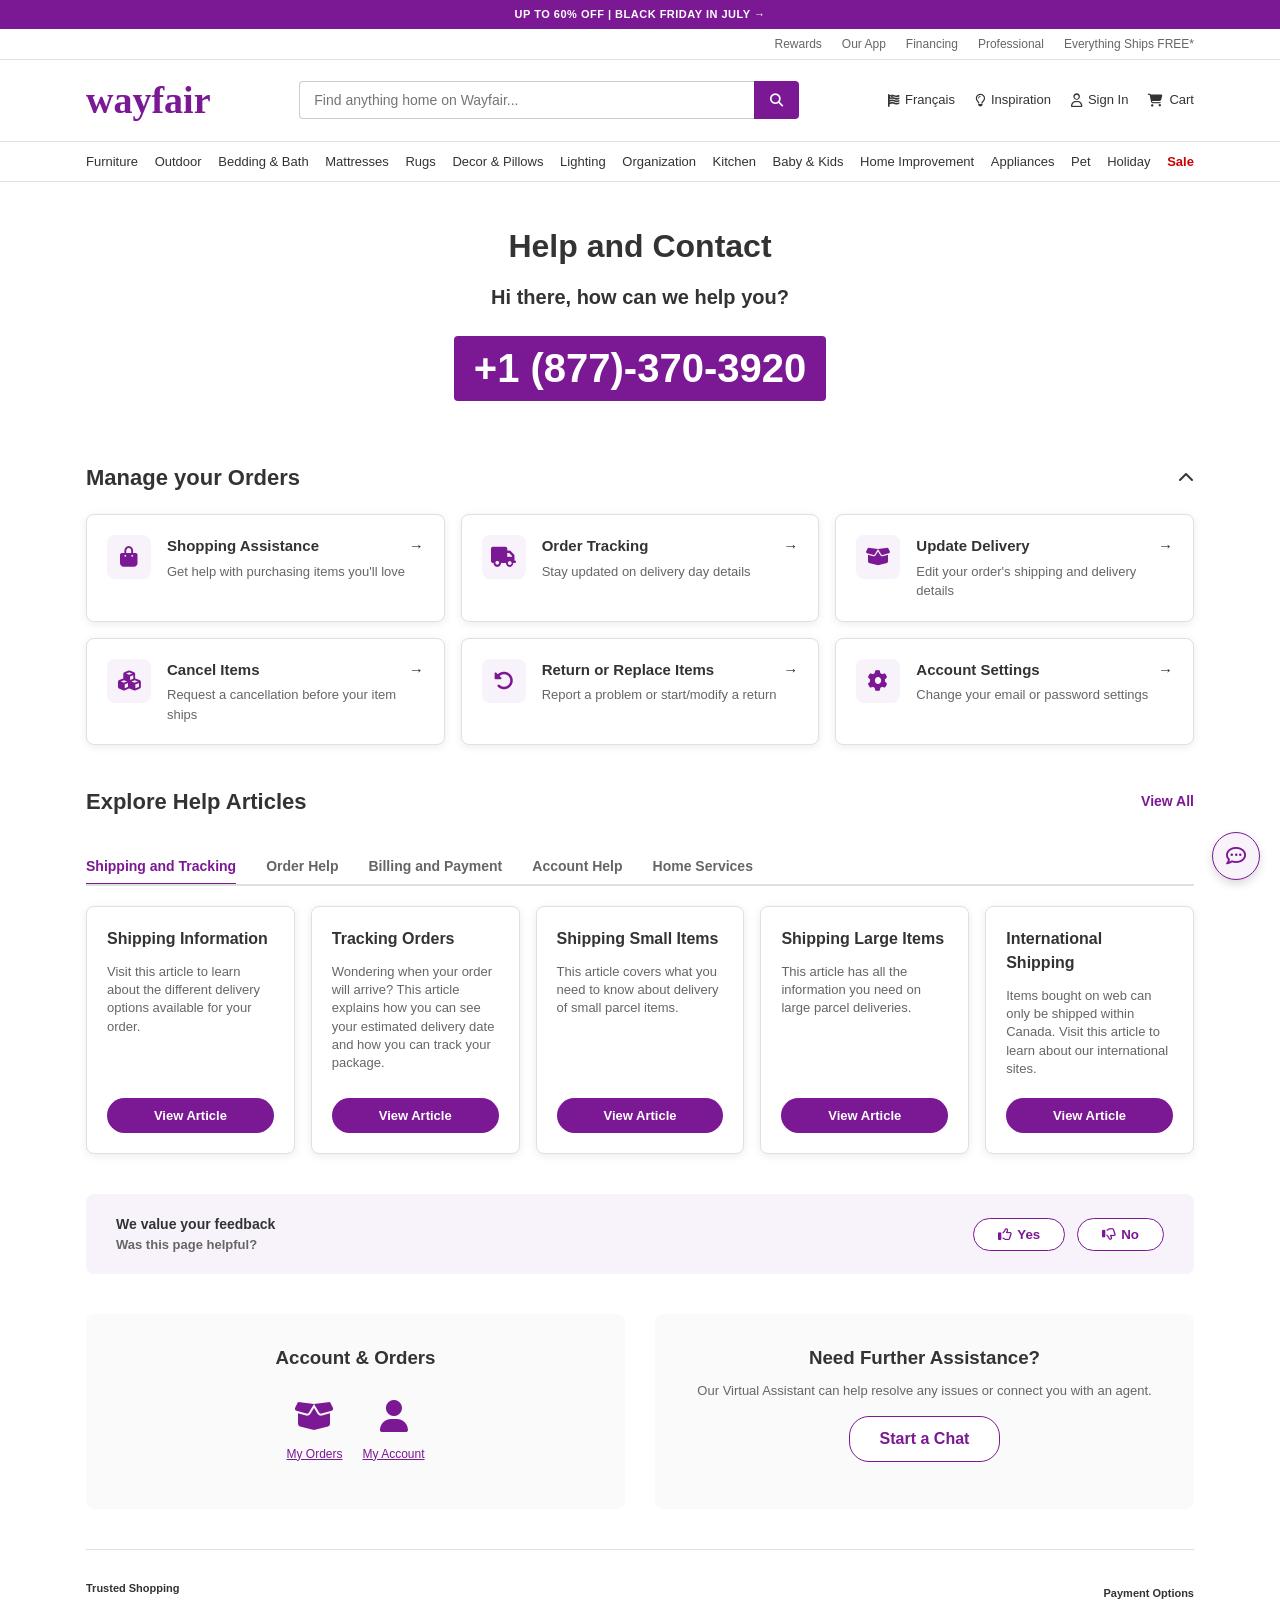
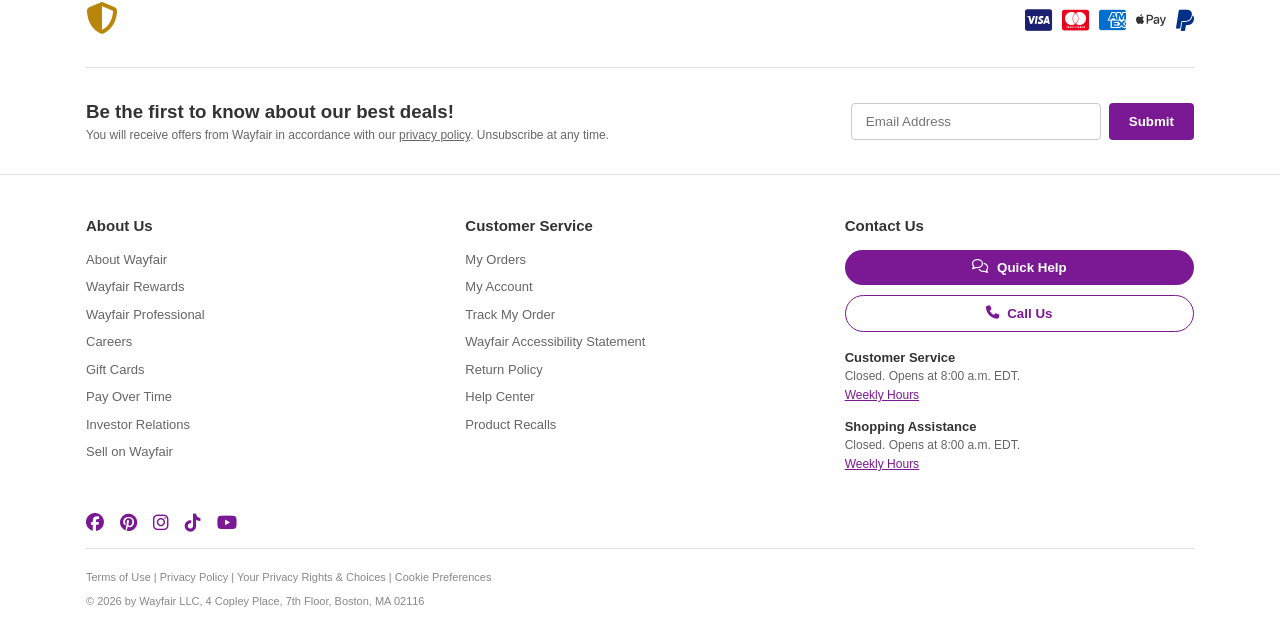
<file: index.html>
<!DOCTYPE html>
<html lang="en">
<head>
    <meta charset="UTF-8">
    <meta name="viewport" content="width=device-width, initial-scale=1.0">
    <title>Help & Contact - Wayfair</title>
    <link rel="icon" href="favicon.ico" type="image/x-icon"/>
    <!-- Font Awesome for navigation/footer icons -->
    <link rel="stylesheet" href="https://cdnjs.cloudflare.com/ajax/libs/font-awesome/6.4.0/css/all.min.css">
    <style>
        :root {
            --primary-purple: #7b1893;
            --primary-purple-hover: #631276;
            --light-purple-bg: #f8f3fa;
            --text-color: #333333;
            --text-muted: #666666;
            --border-color: #e0e0e0;
            --card-shadow: 0 2px 8px rgba(0, 0, 0, 0.08);
            --banner-top: #7b1893;
        }

        * {
            box-sizing: border-box;
            margin: 0;
            padding: 0;
            font-family: -apple-system, BlinkMacSystemFont, "Segoe UI", Roboto, Helvetica, Arial, sans-serif;
        }

        body {
            background-color: #ffffff;
            color: var(--text-color);
            line-height: 1.5;
        }

        /* Utility */
        .container {
            max-width: 1140px;
            margin: 0 auto;
            padding: 0 16px;
        }

        a {
            color: inherit;
            text-decoration: none;
        }

        /* Top Announcement Bar */
        .top-bar {
            background-color: var(--banner-top);
            color: white;
            font-size: 11px;
            padding: 6px 0;
            text-align: center;
            font-weight: 600;
            letter-spacing: 0.5px;
        }

        /* Utility Nav */
        .utility-nav {
            background: #fff;
            border-bottom: 1px solid var(--border-color);
            font-size: 12px;
            padding: 6px 0;
            color: var(--text-muted);
        }
        .utility-nav .container {
            display: flex;
            justify-content: flex-end;
            gap: 20px;
        }

        /* Main Header */
        header {
            border-bottom: 1px solid var(--border-color);
            padding: 12px 0;
        }
        .header-content {
            display: flex;
            align-items: center;
            justify-content: space-between;
            gap: 20px;
        }
        .logo {
            font-size: 38px;
            font-weight: 800;
            color: var(--primary-purple);
            font-family: serif;
        }
        .search-bar {
            flex: 1;
            max-width: 500px;
            display: flex;
        }
        .search-bar input {
            width: 100%;
            padding: 10px 14px;
            border: 1px solid #ccc;
            border-right: none;
            border-radius: 4px 0 0 4px;
            outline: none;
            font-size: 14px;
        }
        .search-bar button {
            background: var(--primary-purple);
            color: white;
            border: none;
            padding: 0 16px;
            border-radius: 0 4px 4px 0;
            cursor: pointer;
        }
        .header-icons {
            display: flex;
            align-items: center;
            gap: 20px;
            font-size: 13px;
            font-weight: 500;
        }
        .header-icons .icon-item {
            display: flex;
            align-items: center;
            gap: 6px;
            cursor: pointer;
        }

        /* Categories Nav */
        .categories-nav {
            border-bottom: 1px solid var(--border-color);
            padding: 10px 0;
            font-size: 13px;
        }
        .categories-nav ul {
            display: flex;
            justify-content: space-between;
            list-style: none;
            overflow-x: auto;
            white-space: nowrap;
        }
        .categories-nav li a:hover {
            color: var(--primary-purple);
        }

        /* Hero / Help Center Search Section */
        .hero-section {
            text-align: center;
            padding: 40px 16px 20px;
        }
        .hero-section h1 {
            font-size: 32px;
            font-weight: 700;
            margin-bottom: 12px;
        }
        .hero-section h2 {
            font-size: 20px;
            font-weight: 600;
            margin-bottom: 24px;
        }
        .virtual-assistant-search {
            max-width: 650px;
            margin: 0 auto;
            display: flex;
            box-shadow: 0 2px 6px rgba(0,0,0,0.1);
            border-radius: 4px;
            overflow: hidden;
            border: 1px solid #ccc;
        }
        .virtual-assistant-search input {
            flex: 1;
            padding: 14px 16px;
            border: none;
            outline: none;
            font-size: 15px;
        }
        .virtual-assistant-search button {
            background-color: var(--primary-purple);
            color: white;
            border: none;
            padding: 0 24px;
            font-weight: bold;
            cursor: pointer;
        }

        /* Manage Orders Section */
        .section-title-wrapper {
            display: flex;
            justify-content: space-between;
            align-items: center;
            margin: 40px 0 20px;
        }
        .section-title {
            font-size: 22px;
            font-weight: 700;
        }
        .orders-grid {
            display: grid;
            grid-template-columns: repeat(auto-fit, minmax(320px, 1fr));
            gap: 16px;
        }
        .order-card {
            border: 1px solid var(--border-color);
            border-radius: 8px;
            padding: 20px;
            display: flex;
            align-items: flex-start;
            gap: 16px;
            box-shadow: var(--card-shadow);
            background: #fff;
            transition: border-color 0.2s;
        }
        .order-card:hover {
            border-color: var(--primary-purple);
        }
        .card-icon {
            background: var(--light-purple-bg);
            color: var(--primary-purple);
            width: 44px;
            height: 44px;
            border-radius: 8px;
            display: flex;
            align-items: center;
            justify-content: center;
            font-size: 20px;
            flex-shrink: 0;
        }
        .card-content {
            flex: 1;
        }
        .card-content h3 {
            font-size: 15px;
            font-weight: 700;
            margin-bottom: 4px;
            display: flex;
            justify-content: space-between;
        }
        .card-content p {
            font-size: 13px;
            color: var(--text-muted);
        }

        /* Explore Help Articles Tabs & Grid */
        .tabs-header {
            display: flex;
            gap: 30px;
            border-bottom: 2px solid var(--border-color);
            margin: 30px 0 20px;
            overflow-x: auto;
        }
        .tab-btn {
            padding: 10px 0;
            font-size: 14px;
            font-weight: 600;
            color: var(--text-muted);
            border: none;
            background: none;
            cursor: pointer;
            position: relative;
            white-space: nowrap;
        }
        .tab-btn.active {
            color: var(--primary-purple);
        }
        .tab-btn.active::after {
            content: '';
            position: absolute;
            bottom: -2px;
            left: 0;
            right: 0;
            height: 3px;
            background-color: var(--primary-purple);
        }
        .articles-grid {
            display: grid;
            grid-template-columns: repeat(auto-fit, minmax(200px, 1fr));
            gap: 16px;
        }
        .article-card {
            border: 1px solid var(--border-color);
            border-radius: 8px;
            padding: 20px;
            box-shadow: var(--card-shadow);
            display: flex;
            flex-direction: column;
            justify-content: space-between;
            background: #fff;
        }
        .article-card h4 {
            font-size: 16px;
            font-weight: 700;
            margin-bottom: 12px;
        }
        .article-card p {
            font-size: 13px;
            color: var(--text-muted);
            margin-bottom: 20px;
            line-height: 1.4;
        }
        .btn-view {
            background-color: var(--primary-purple);
            color: white;
            border: none;
            padding: 10px;
            border-radius: 20px;
            font-size: 13px;
            font-weight: 600;
            cursor: pointer;
            text-align: center;
            width: 100%;
        }

        /* Feedback Section */
        .feedback-section {
            background-color: var(--light-purple-bg);
            border-radius: 8px;
            padding: 20px 30px;
            margin: 40px 0;
            display: flex;
            align-items: center;
            justify-content: space-between;
            flex-wrap: wrap;
            gap: 16px;
        }
        .feedback-text {
            font-size: 14px;
            font-weight: 600;
        }
        .feedback-buttons {
            display: flex;
            gap: 12px;
        }
        .btn-feedback {
            background: white;
            border: 1px solid var(--primary-purple);
            color: var(--primary-purple);
            padding: 8px 24px;
            border-radius: 20px;
            font-weight: 600;
            cursor: pointer;
            display: flex;
            align-items: center;
            gap: 6px;
        }

        /* Need Further Assistance Split */
        .assistance-grid {
            display: grid;
            grid-template-columns: 1fr 1fr;
            gap: 30px;
            margin: 40px 0;
        }
        .assistance-card {
            text-align: center;
            padding: 30px;
            border-radius: 8px;
        }
        .assistance-icons {
            display: flex;
            justify-content: center;
            gap: 20px;
            margin-bottom: 16px;
            font-size: 32px;
            color: var(--primary-purple);
        }
        .btn-outline-purple {
            border: 1px solid var(--primary-purple);
            color: var(--primary-purple);
            background: white;
            padding: 10px 30px;
            border-radius: 20px;
            font-weight: 600;
            cursor: pointer;
            margin-top: 16px;
            display: inline-block;
        }

        /* App Promo Banner */
        .app-promo {
            background-color: #f7f5f8;
            border-radius: 12px;
            padding: 30px;
            display: flex;
            align-items: center;
            justify-content: space-between;
            margin: 40px 0;
            overflow: hidden;
        }
        .app-promo-text h2 {
            font-size: 32px;
            color: var(--primary-purple);
            font-weight: 800;
            line-height: 1.1;
            margin-bottom: 12px;
        }
        .app-promo-badge {
            background: #d8b4e2;
            color: var(--primary-purple);
            display: inline-block;
            padding: 4px 8px;
            font-size: 11px;
            font-weight: bold;
            border-radius: 4px;
            margin-bottom: 8px;
        }

        /* Footer Sections */
        .trust-payment-section {
            border-top: 1px solid var(--border-color);
            padding: 30px 0;
            display: flex;
            justify-content: space-between;
            align-items: center;
            flex-wrap: wrap;
            gap: 20px;
        }
        .payment-methods {
            display: flex;
            gap: 10px;
            align-items: center;
            flex-wrap: wrap;
            font-size: 24px;
        }

        .newsletter-section {
            border-top: 1px solid var(--border-color);
            padding: 30px 0;
            display: flex;
            justify-content: space-between;
            align-items: center;
            flex-wrap: wrap;
            gap: 20px;
        }
        .newsletter-form {
            display: flex;
            gap: 8px;
        }
        .newsletter-form input {
            padding: 10px 14px;
            border: 1px solid #ccc;
            border-radius: 4px;
            width: 250px;
        }
        .newsletter-form button {
            background: var(--primary-purple);
            color: white;
            border: none;
            padding: 0 20px;
            border-radius: 4px;
            font-weight: bold;
            cursor: pointer;
        }

        footer {
            border-top: 1px solid var(--border-color);
            padding: 40px 0 20px;
            font-size: 13px;
        }
        .footer-links {
            display: grid;
            grid-template-columns: repeat(auto-fit, minmax(200px, 1fr));
            gap: 30px;
            margin-bottom: 40px;
        }
        .footer-col h5 {
            font-size: 15px;
            font-weight: 700;
            margin-bottom: 12px;
        }
        .footer-col ul {
            list-style: none;
        }
        .footer-col li {
            margin-bottom: 8px;
        }
        .footer-col a {
            color: var(--text-muted);
        }
        .footer-col a:hover {
            text-decoration: underline;
        }
        .btn-contact {
            background: var(--primary-purple);
            color: white;
            border: none;
            padding: 10px;
            border-radius: 20px;
            width: 100%;
            margin-bottom: 10px;
            cursor: pointer;
            font-weight: bold;
            display: flex;
            align-items: center;
            justify-content: center;
            gap: 8px;
        }
        .btn-contact-outline {
            background: white;
            border: 1px solid var(--primary-purple);
            color: var(--primary-purple);
            padding: 10px;
            border-radius: 20px;
            width: 100%;
            cursor: pointer;
            font-weight: bold;
            display: flex;
            align-items: center;
            justify-content: center;
            gap: 8px;
        }

        .social-icons {
            display: flex;
            gap: 16px;
            font-size: 18px;
            color: var(--primary-purple);
            margin-bottom: 16px;
        }
        .sub-footer {
            font-size: 11px;
            color: #888;
            border-top: 1px solid var(--border-color);
            padding-top: 20px;
        }

        /* Floating Helper Widget */
        .floating-chat {
            position: fixed;
            bottom: 20px;
            right: 20px;
            background: var(--light-purple-bg);
            border: 1px solid var(--primary-purple);
            color: var(--primary-purple);
            width: 48px;
            height: 48px;
            border-radius: 50%;
            display: flex;
            align-items: center;
            justify-content: center;
            font-size: 20px;
            box-shadow: 0 4px 10px rgba(0,0,0,0.15);
            cursor: pointer;
        }
        .btn-view-s {
            background-color: var(--primary-purple);
            color: white;
            border: none;
            padding: 10px 20px;
            border-radius: 4px;
            font-size: 40px;
            font-weight: 600;
            cursor: pointer;
            text-align: center;
        }

        /* Responsive Breakpoints */
        @media (max-width: 768px) {
            .assistance-grid {
                grid-template-columns: 1fr;
            }
            .header-content {
                flex-wrap: wrap;
            }
            .search-bar {
                order: 3;
                max-width: 100%;
            }
            .btn-view-s {
            background-color: var(--primary-purple);
            color: white;
            border: none;
            padding: 8px 14px;
            border-radius: 4px;
            font-size: 30px;
            font-weight: 600;
            cursor: pointer;
            text-align: center;
        }
        .hidemeonsm {
            display: none !important;
        }
        }
    </style>
</head>
<body>

    <!-- Top Promo Bar -->
    <div class="top-bar">
        UP TO 60% OFF | BLACK FRIDAY IN JULY &rarr;
    </div>

    <!-- Utility Navigation -->
    <div class="utility-nav">
        <div class="container">
            <span>Rewards</span>
            <span>Our App</span>
            <span>Financing</span>
            <span>Professional</span>
            <span>Everything Ships FREE*</span>
        </div>
    </div>

    <!-- Main Header -->
    <header>
        <div class="container header-content">
            <div class="logo">wayfair<span style="font-size:16px;"></span></div>
            <div class="search-bar">
                <input type="text" placeholder="Find anything home on Wayfair...">
                <button><i class="fa-solid fa-magnifying-glass"></i></button>
            </div>
            <div class="header-icons">
                <div class="icon-item"><i class="fa-solid fa-flag-usa"></i> Français</div>
                <div class="icon-item"><i class="fa-regular fa-lightbulb"></i> Inspiration</div>
                <div class="icon-item"><i class="fa-regular fa-user"></i> Sign In</div>
                <div class="icon-item"><i class="fa-solid fa-cart-shopping"></i> Cart</div>
            </div>
        </div>
    </header>

    <!-- Categories Navigation -->
    <nav class="categories-nav">
        <div class="container">
            <ul class="hidemeonsm">
                <li><a href="#">Furniture</a></li>
                <li><a href="#">Outdoor</a></li>
                <li><a href="#">Bedding & Bath</a></li>
                <li><a href="#">Mattresses</a></li>
                <li><a href="#">Rugs</a></li>
                <li><a href="#">Decor & Pillows</a></li>
                <li><a href="#">Lighting</a></li>
                <li><a href="#">Organization</a></li>
                <li><a href="#">Kitchen</a></li>
                <li><a href="#">Baby & Kids</a></li>
                <li><a href="#">Home Improvement</a></li>
                <li><a href="#">Appliances</a></li>
                <li><a href="#">Pet</a></li>
                <li><a href="#">Holiday</a></li>
                <li><a href="#" style="color: #c00; font-weight: bold;">Sale</a></li>
            </ul>
        </div>
    </nav>

    <!-- Main Content Area -->
    <main class="container">
        
        <!-- Hero Section -->
        <section class="hero-section">
            <h1>Help and Contact</h1>
            <h2>Hi there, how can we help you?</h2>
            <button class="btn-view-s"><a href="tel:+18773703920">+1 (877)-370-3920</a></button>
        </section>

        <!-- Manage your Orders -->
        <section>
            <div class="section-title-wrapper">
                <h2 class="section-title">Manage your Orders</h2>
                <i class="fa-solid fa-chevron-up"></i>
            </div>
            <div class="orders-grid">
                
                <div class="order-card">
                    <div class="card-icon"><i class="fa-solid fa-bag-shopping"></i></div>
                    <div class="card-content">
                        <h3>Shopping Assistance <span>&rarr;</span></h3>
                        <p>Get help with purchasing items you'll love</p>
                    </div>
                </div>

                <div class="order-card">
                    <div class="card-icon"><i class="fa-solid fa-truck"></i></div>
                    <div class="card-content">
                        <h3>Order Tracking <span>&rarr;</span></h3>
                        <p>Stay updated on delivery day details</p>
                    </div>
                </div>

                <div class="order-card">
                    <div class="card-icon"><i class="fa-solid fa-box-open"></i></div>
                    <div class="card-content">
                        <h3>Update Delivery <span>&rarr;</span></h3>
                        <p>Edit your order's shipping and delivery details</p>
                    </div>
                </div>

                <div class="order-card">
                    <div class="card-icon"><i class="fa-solid fa-cubes"></i></div>
                    <div class="card-content">
                        <h3>Cancel Items <span>&rarr;</span></h3>
                        <p>Request a cancellation before your item ships</p>
                    </div>
                </div>

                <div class="order-card">
                    <div class="card-icon"><i class="fa-solid fa-rotate-left"></i></div>
                    <div class="card-content">
                        <h3>Return or Replace Items <span>&rarr;</span></h3>
                        <p>Report a problem or start/modify a return</p>
                    </div>
                </div>

                <div class="order-card">
                    <div class="card-icon"><i class="fa-solid fa-gear"></i></div>
                    <div class="card-content">
                        <h3>Account Settings <span>&rarr;</span></h3>
                        <p>Change your email or password settings</p>
                    </div>
                </div>

            </div>
        </section>

        <!-- Explore Help Articles -->
        <section>
            <div class="section-title-wrapper">
                <h2 class="section-title">Explore Help Articles</h2>
                <a href="#" style="color: var(--primary-purple); font-weight: bold; font-size: 14px;">View All</a>
            </div>

            <div class="tabs-header">
                <button class="tab-btn active">Shipping and Tracking</button>
                <button class="tab-btn">Order Help</button>
                <button class="tab-btn">Billing and Payment</button>
                <button class="tab-btn">Account Help</button>
                <button class="tab-btn">Home Services</button>
            </div>

            <div class="articles-grid">
                
                <div class="article-card">
                    <div>
                        <h4>Shipping Information</h4>
                        <p>Visit this article to learn about the different delivery options available for your order.</p>
                    </div>
                    <button class="btn-view">View Article</button>
                </div>

                <div class="article-card">
                    <div>
                        <h4>Tracking Orders</h4>
                        <p>Wondering when your order will arrive? This article explains how you can see your estimated delivery date and how you can track your package.</p>
                    </div>
                    <button class="btn-view">View Article</button>
                </div>

                <div class="article-card">
                    <div>
                        <h4>Shipping Small Items</h4>
                        <p>This article covers what you need to know about delivery of small parcel items.</p>
                    </div>
                    <button class="btn-view">View Article</button>
                </div>

                <div class="article-card">
                    <div>
                        <h4>Shipping Large Items</h4>
                        <p>This article has all the information you need on large parcel deliveries.</p>
                    </div>
                    <button class="btn-view">View Article</button>
                </div>

                <div class="article-card">
                    <div>
                        <h4>International Shipping</h4>
                        <p>Items bought on web can only be shipped within Canada. Visit this article to learn about our international sites.</p>
                    </div>
                    <button class="btn-view">View Article</button>
                </div>

            </div>
        </section>

        <!-- Feedback Section -->
        <section class="feedback-section">
            <div class="feedback-text">
                <p><strong>We value your feedback</strong></p>
                <p style="color: var(--text-muted); font-size: 13px;">Was this page helpful?</p>
            </div>
            <div class="feedback-buttons">
                <button class="btn-feedback"><i class="fa-regular fa-thumbs-up"></i> Yes</button>
                <button class="btn-feedback"><i class="fa-regular fa-thumbs-down"></i> No</button>
            </div>
        </section>

        <!-- Account & Orders / Need Further Assistance -->
        <section class="assistance-grid">
            <div class="assistance-card" style="background: #fafafa; border-radius: 8px;">
                <h3>Account & Orders</h3>
                <div class="assistance-icons" style="margin-top: 20px;">
                    <div style="text-align: center;">
                        <i class="fa-solid fa-box-open"></i>
                        <p style="font-size: 12px; color: var(--primary-purple); text-decoration: underline; margin-top: 4px;">My Orders</p>
                    </div>
                    <div style="text-align: center;">
                        <i class="fa-solid fa-user"></i>
                        <p style="font-size: 12px; color: var(--primary-purple); text-decoration: underline; margin-top: 4px;">My Account</p>
                    </div>
                </div>
            </div>

            <div class="assistance-card" style="background: #fafafa; border-radius: 8px;">
                <h3>Need Further Assistance?</h3>
                <p style="font-size: 13px; color: var(--text-muted); margin-top: 8px;">Our Virtual Assistant can help resolve any issues or connect you with an agent.</p>
                <a href="#" class="btn-outline-purple">Start a Chat</a>
            </div>
        </section>

        

        <!-- Trust & Payment -->
        <section class="trust-payment-section">
            <div>
                <p style="font-size: 11px; font-weight: bold; margin-bottom: 6px;">Trusted Shopping</p>
                <i class="fa-solid fa-shield-halved" style="font-size: 32px; color: #b8860b;"></i>
            </div>
            <div>
                <p style="font-size: 11px; font-weight: bold; margin-bottom: 6px; text-align: right;">Payment Options</p>
                <div class="payment-methods">
                    <i class="fa-brands fa-cc-visa" style="color: #1a1f71;"></i>
                    <i class="fa-brands fa-cc-mastercard" style="color: #eb001b;"></i>
                    <i class="fa-brands fa-cc-amex" style="color: #006fcf;"></i>
                    <i class="fa-brands fa-apple-pay"></i>
                    <i class="fa-brands fa-paypal" style="color: #003087;"></i>
                </div>
            </div>
        </section>

        <!-- Newsletter Subscription -->
        <section class="newsletter-section">
            <div>
                <h3>Be the first to know about our best deals!</h3>
                <p style="font-size: 12px; color: var(--text-muted);">You will receive offers from Wayfair in accordance with our <a href="#" style="text-decoration: underline;">privacy policy</a>. Unsubscribe at any time.</p>
            </div>
            <div class="newsletter-form">
                <input type="email" placeholder="Email Address">
                <button type="button">Submit</button>
            </div>
        </section>

    </main>

    <!-- Footer -->
    <footer>
        <div class="container">
            <div class="footer-links">
                <div class="footer-col">
                    <h5>About Us</h5>
                    <ul>
                        <li><a href="#">About Wayfair</a></li>
                        <li><a href="#">Wayfair Rewards</a></li>
                        <li><a href="#">Wayfair Professional</a></li>
                        <li><a href="#">Careers</a></li>
                        <li><a href="#">Gift Cards</a></li>
                        <li><a href="#">Pay Over Time</a></li>
                        <li><a href="#">Investor Relations</a></li>
                        <li><a href="#">Sell on Wayfair</a></li>
                    </ul>
                </div>

                <div class="footer-col">
                    <h5>Customer Service</h5>
                    <ul>
                        <li><a href="#">My Orders</a></li>
                        <li><a href="#">My Account</a></li>
                        <li><a href="#">Track My Order</a></li>
                        <li><a href="#">Wayfair Accessibility Statement</a></li>
                        <li><a href="#">Return Policy</a></li>
                        <li><a href="#">Help Center</a></li>
                        <li><a href="#">Product Recalls</a></li>
                    </ul>
                </div>

                <div class="footer-col">
                    <h5>Contact Us</h5>
                    <button class="btn-contact"><i class="fa-regular fa-comments"></i> Quick Help</button>
                    <button class="btn-contact-outline"><i class="fa-solid fa-phone"></i> Call Us</button>
                    
                    <p style="font-weight: bold; margin-top: 16px; font-size: 13px;">Customer Service</p>
                    <p style="font-size: 12px; color: var(--text-muted);">Closed. Opens at 8:00 a.m. EDT.</p>
                    <a href="#" style="font-size: 12px; color: var(--primary-purple); text-decoration: underline;">Weekly Hours</a>

                    <p style="font-weight: bold; margin-top: 12px; font-size: 13px;">Shopping Assistance</p>
                    <p style="font-size: 12px; color: var(--text-muted);">Closed. Opens at 8:00 a.m. EDT.</p>
                    <a href="#" style="font-size: 12px; color: var(--primary-purple); text-decoration: underline;">Weekly Hours</a>
                </div>
            </div>

            <!-- Social Links & Subfooter -->
            <div class="social-icons">
                <i class="fa-brands fa-facebook"></i>
                <i class="fa-brands fa-pinterest"></i>
                <i class="fa-brands fa-instagram"></i>
                <i class="fa-brands fa-tiktok"></i>
                <i class="fa-brands fa-youtube"></i>
            </div>

            <div class="sub-footer">
                <p style="margin-bottom: 8px;">
                    <a href="#">Terms of Use</a> | 
                    <a href="#">Privacy Policy</a> | 
                    <a href="#">Your Privacy Rights & Choices</a> | 
                    <a href="#">Cookie Preferences</a>
                </p>
                <p>&copy; 2026 by Wayfair LLC, 4 Copley Place, 7th Floor, Boston, MA 02116</p>
            </div>
        </div>
    </footer>

    <!-- Floating Chat Icon -->
    <div class="floating-chat">
        <i class="fa-regular fa-comment-dots"></i>
    </div>

    <!-- JavaScript interactivity for tabs -->
    <script>
        document.querySelectorAll('.tab-btn').forEach(button => {
            button.addEventListener('click', () => {
                document.querySelectorAll('.tab-btn').forEach(btn => btn.classList.remove('active'));
                button.classList.add('active');
            });
        });
    </script>
</body>
</html>
</file>
